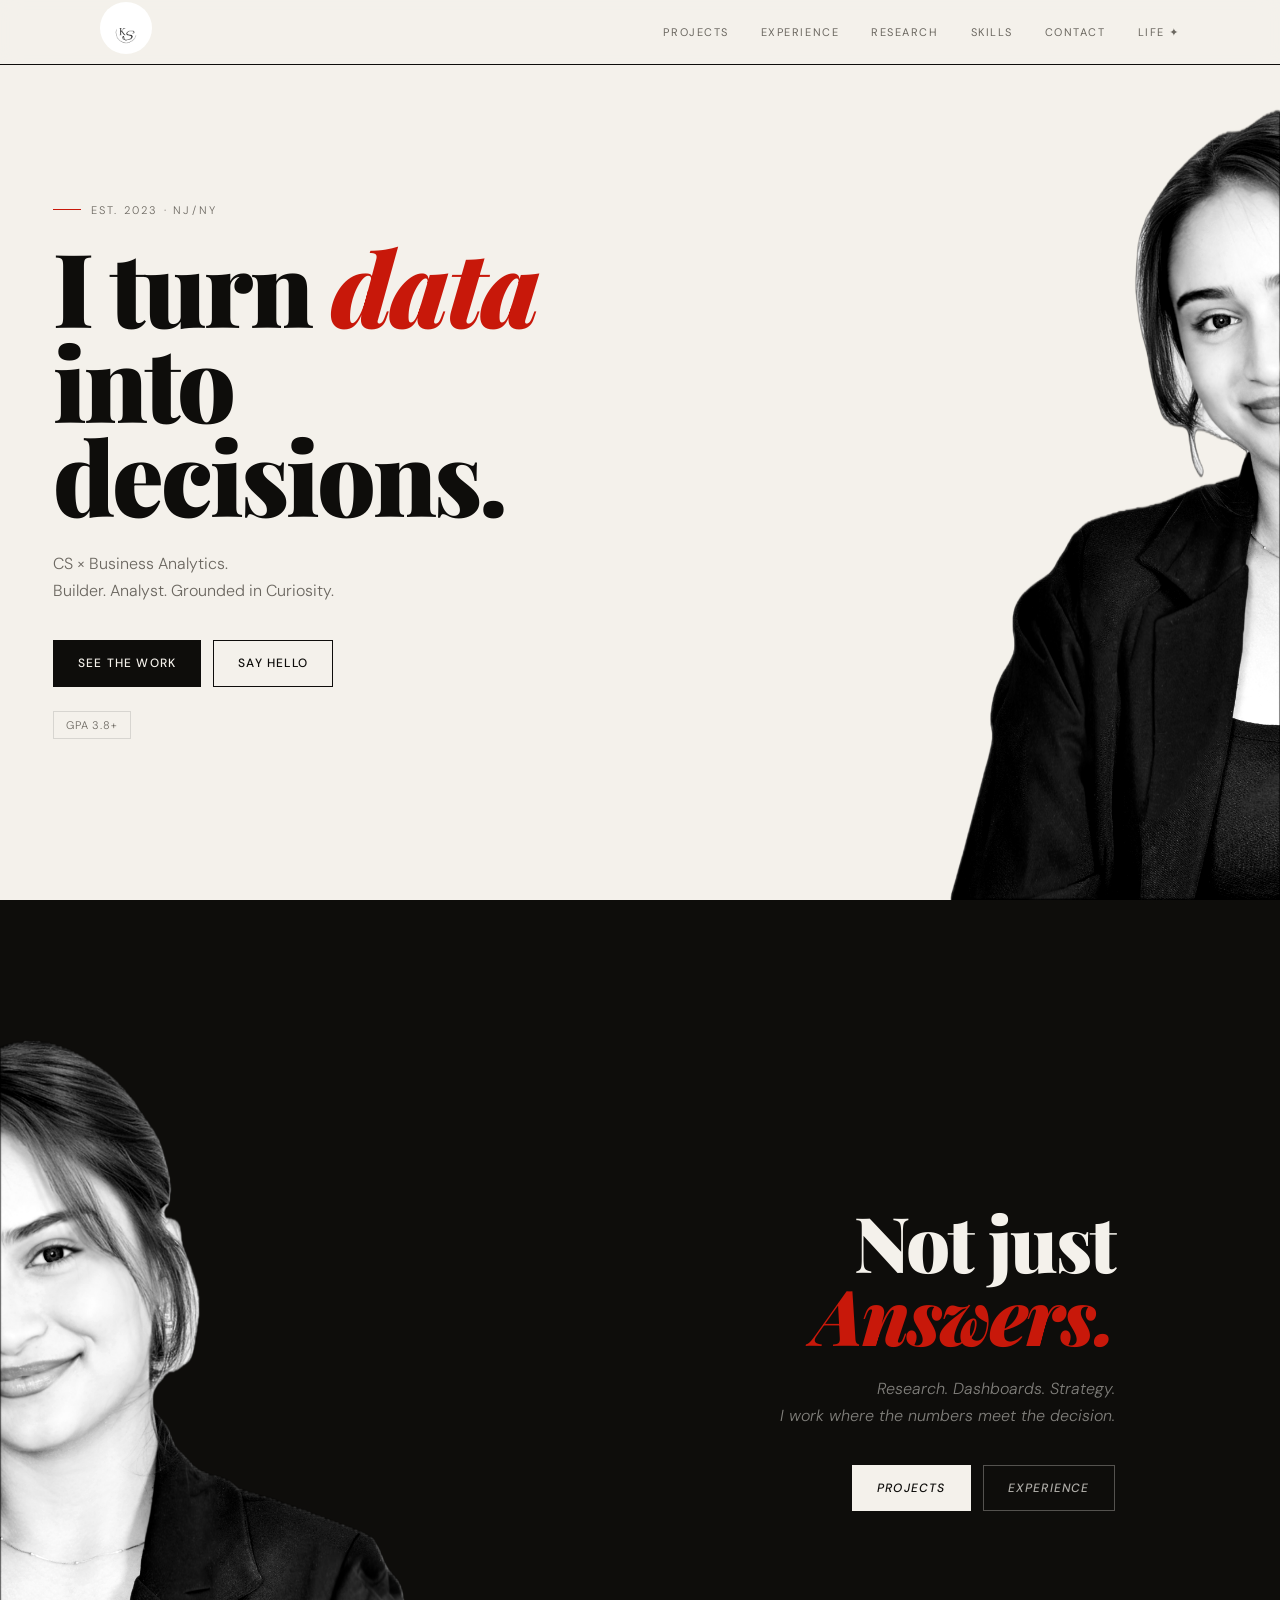
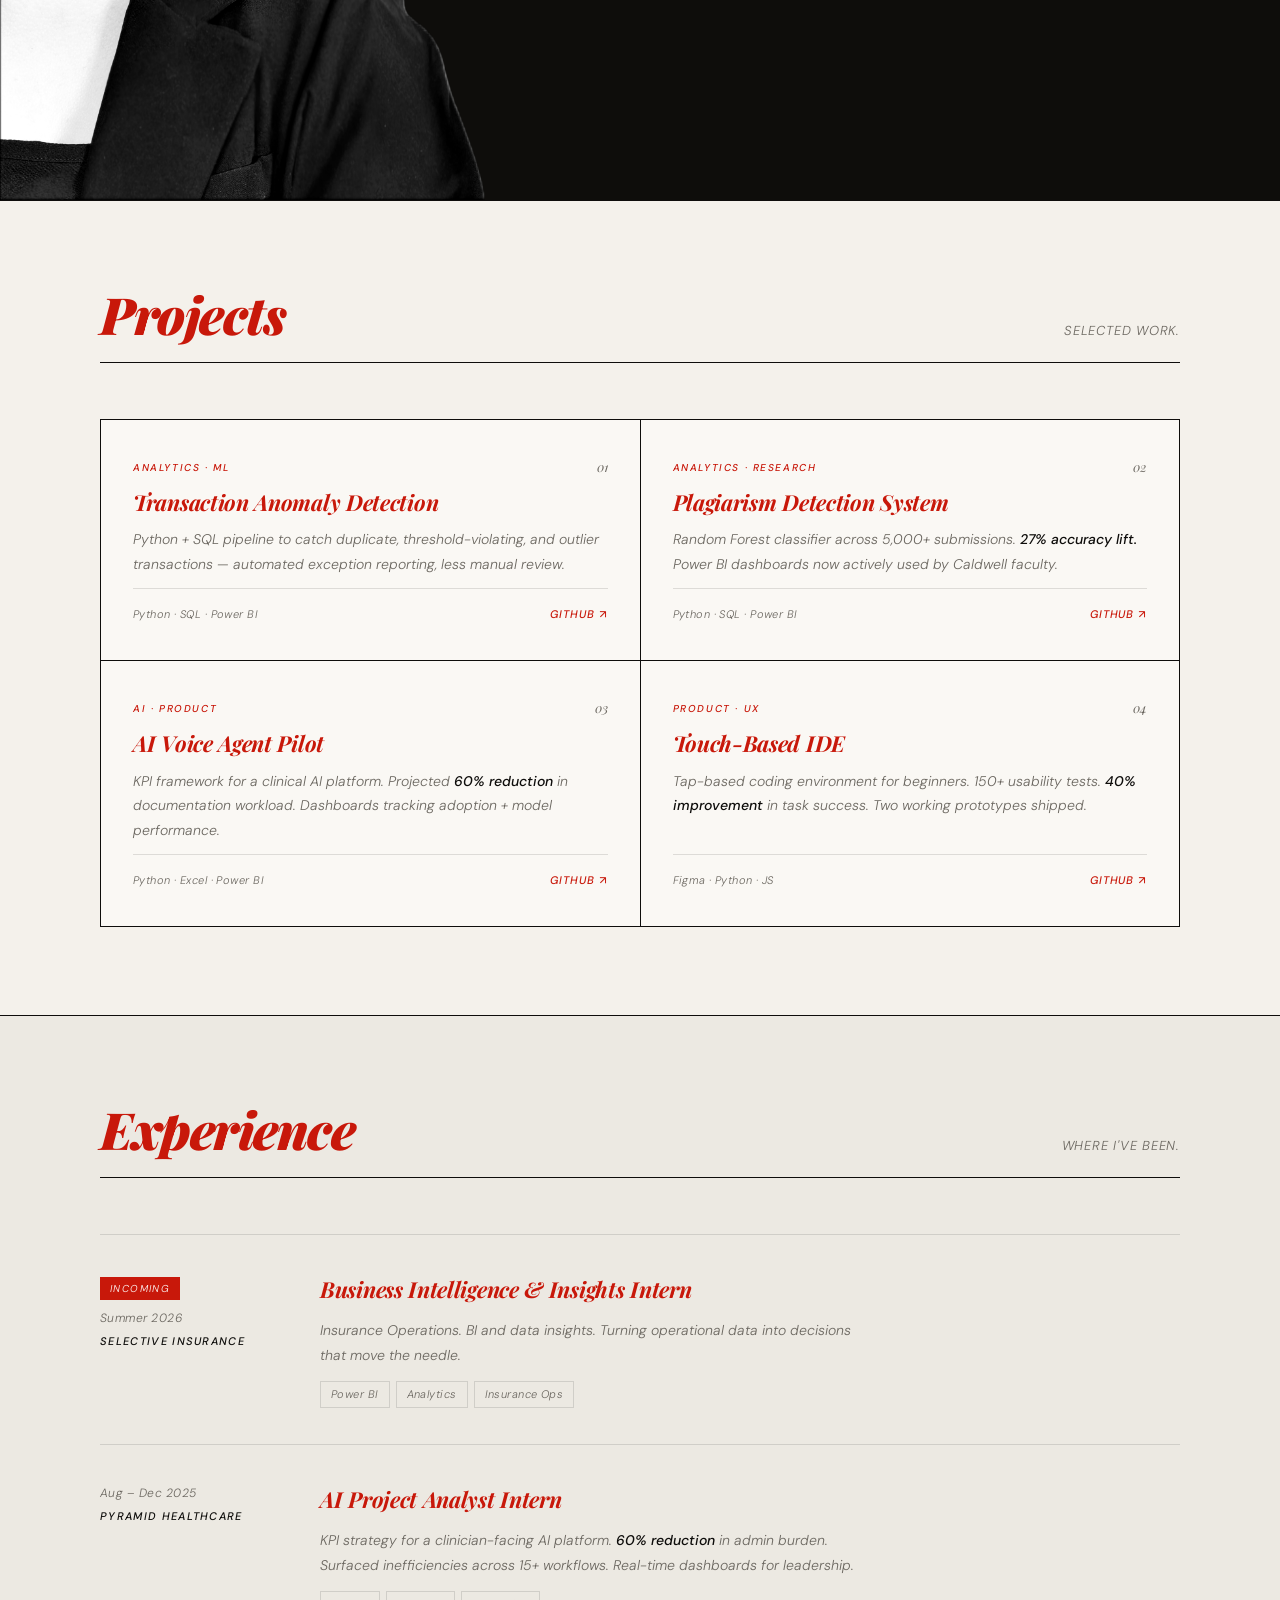
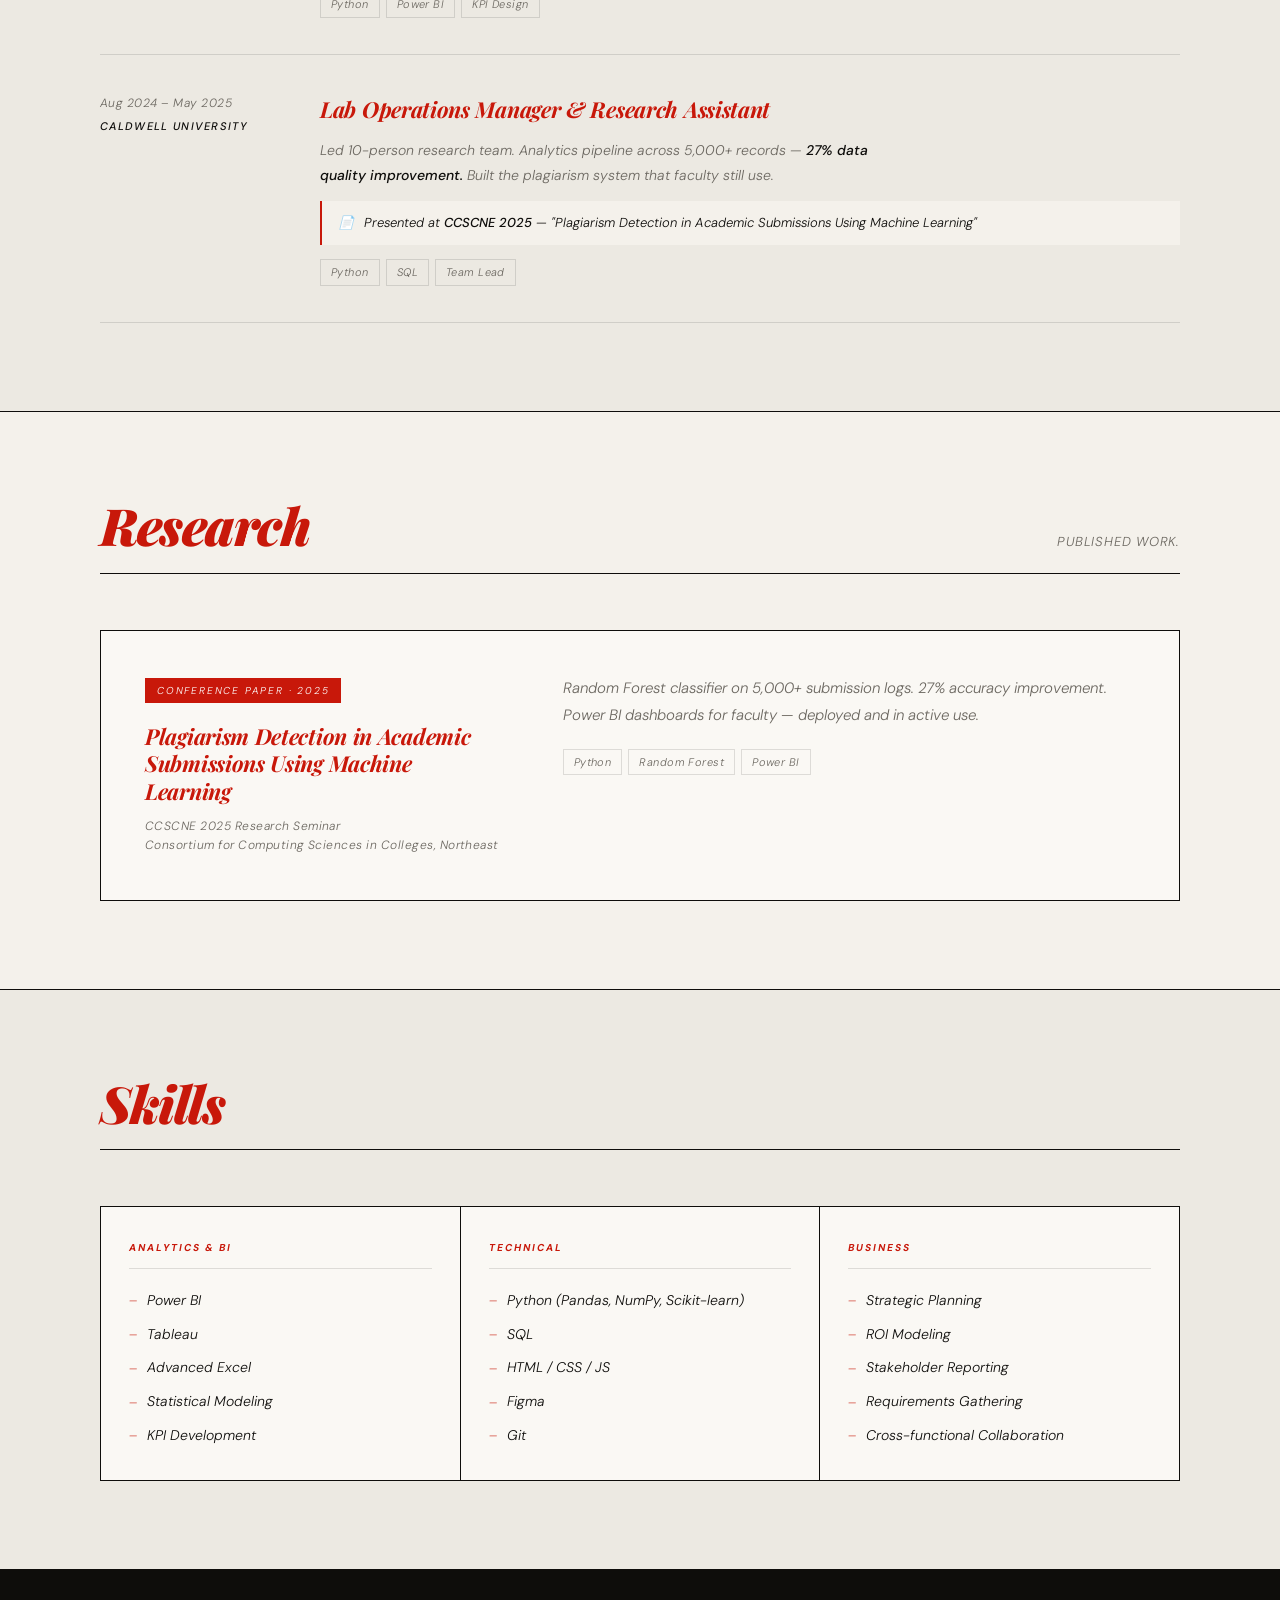
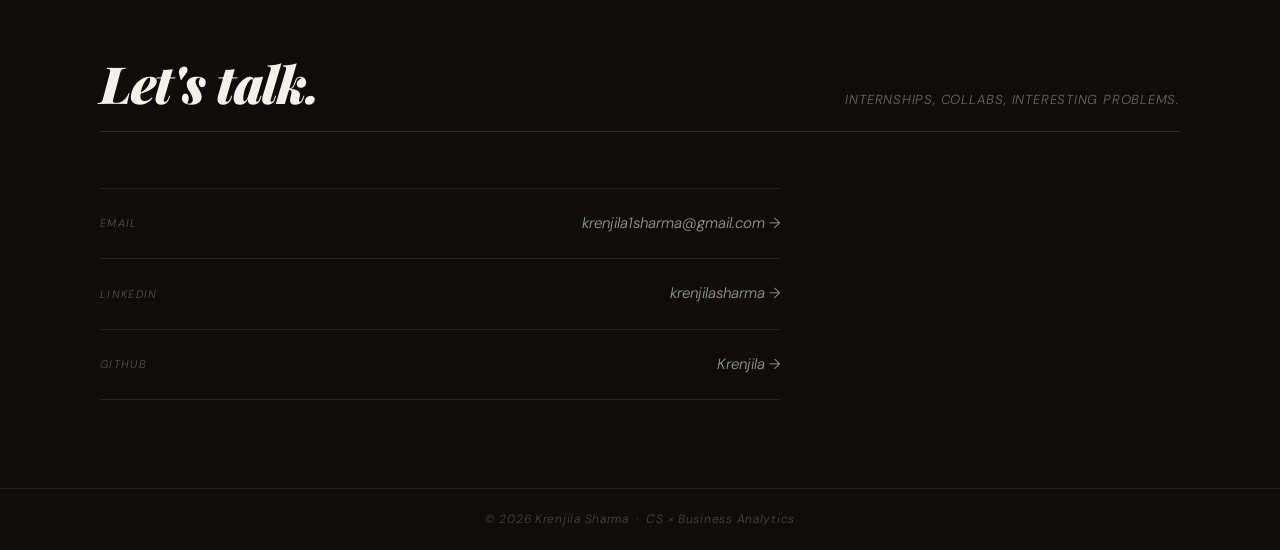
<file: index.html>
<!doctype html>
<html lang="en">
<head>
  <meta charset="utf-8" />
  <meta name="viewport" content="width=device-width,initial-scale=1" />
  <title>Krenjila Sharma — Portfolio</title>
  <link href="https://fonts.googleapis.com/css2?family=Playfair+Display:ital,wght@0,400;0,700;0,900;1,400;1,900&family=DM+Sans:wght@300;400;500&display=swap" rel="stylesheet">
  <link rel="stylesheet" href="style.css" />
</head>
<body>

  <!-- NAV -->
  <header class="site-header">
    <div class="container">
      <nav class="nav">
        <a class="logo" href="#top">
          <img src="K.png" alt="KS" style="height:52px;border-radius:50%;">
        </a>
        <div class="nav-links">
          <a href="#projects">Projects</a>
          <a href="#experience">Experience</a>
          <a href="#research">Research</a>
          <a href="#skills">Skills</a>
          <a href="#contact">Contact</a>
          <a href="life.html">Life ✦</a>
        </div>
      </nav>
    </div>
  </header>

  <main id="top">

    <!-- HERO 1 — photo RIGHT -->
    <section class="hero-edge left">
      <div class="edge-photo" aria-hidden="true"></div>
      <div class="container">
        <div class="copy">
          <p class="kicker">Est. 2023 · NJ/NY</p>
          <h1>I turn <em class="red">data</em><br>into decisions.</h1>
          <p class="tagline">CS × Business Analytics. <br>Builder. Analyst. Grounded in Curiosity.</p>
          <div class="cta-row">
            <a class="btn" href="#projects">See the work</a>
            <a class="btn ghost" href="#contact">Say hello</a>
          </div>
          <div class="quick-facts">
            <span>GPA 3.8+</span>
          </div>
        </div>
      </div>
    </section>

    <!-- HERO 2 — photo LEFT -->
    <section class="hero-edge right">
      <div class="edge-photo" aria-hidden="true"></div>
      <div class="container">
        <div class="copy">
          <h2>Not just<br><em class="red">Answers.</h2>
          <p class="tagline">Research. Dashboards. Strategy.<br>I work where the numbers meet the decision.</p>
          <div class="cta-row">
            <a class="btn" href="#projects">Projects</a>
            <a class="btn ghost" href="#experience">Experience</a>
          </div>
        </div>
      </div>
    </section>

    <!-- PROJECTS -->
    <section class="section reveal" id="projects">
      <div class="container">
        <div class="section-header">
          <h2>Projects</h2>
          <p class="section-sub">Selected work.</p>
        </div>
        <div class="grid">

          <article class="card">
            <div class="card-meta">
              <span class="card-tag">Analytics · ML</span>
              <span class="card-num">01</span>
            </div>
            <h3>Transaction Anomaly Detection</h3>
            <p>Python + SQL pipeline to catch duplicate, threshold-violating, and outlier transactions — automated exception reporting, less manual review.</p>
            <div class="card-footer">
              <span class="stack">Python · SQL · Power BI</span>
              <a href="https://github.com/Krenjila" target="_blank" rel="noopener" class="card-link">GitHub ↗</a>
            </div>
          </article>

          <article class="card">
            <div class="card-meta">
              <span class="card-tag">Analytics · Research</span>
              <span class="card-num">02</span>
            </div>
            <h3>Plagiarism Detection System</h3>
            <p>Random Forest classifier across 5,000+ submissions. <b>27% accuracy lift.</b> Power BI dashboards now actively used by Caldwell faculty.</p>
            <div class="card-footer">
              <span class="stack">Python · SQL · Power BI</span>
              <a href="https://github.com/Krenjila" target="_blank" rel="noopener" class="card-link">GitHub ↗</a>
            </div>
          </article>

          <article class="card">
            <div class="card-meta">
              <span class="card-tag">AI · Product</span>
              <span class="card-num">03</span>
            </div>
            <h3>AI Voice Agent Pilot</h3>
            <p>KPI framework for a clinical AI platform. Projected <b>60% reduction</b> in documentation workload. Dashboards tracking adoption + model performance.</p>
            <div class="card-footer">
              <span class="stack">Python · Excel · Power BI</span>
              <a href="https://github.com/Krenjila" target="_blank" rel="noopener" class="card-link">GitHub ↗</a>
            </div>
          </article>

          <article class="card">
            <div class="card-meta">
              <span class="card-tag">Product · UX</span>
              <span class="card-num">04</span>
            </div>
            <h3>Touch-Based IDE</h3>
            <p>Tap-based coding environment for beginners. 150+ usability tests. <b>40% improvement</b> in task success. Two working prototypes shipped.</p>
            <div class="card-footer">
              <span class="stack">Figma · Python · JS</span>
              <a href="https://github.com/Krenjila" target="_blank" rel="noopener" class="card-link">GitHub ↗</a>
            </div>
          </article>

        </div>
      </div>
    </section>

    <!-- EXPERIENCE -->
    <section class="section reveal" id="experience">
      <div class="container">
        <div class="section-header">
          <h2>Experience</h2>
          <p class="section-sub">Where I've been.</p>
        </div>
        <div class="timeline">

          <div class="t-item reveal">
            <div class="t-left">
              <span class="t-badge incoming">Incoming</span>
              <p class="t-date">Summer 2026</p>
              <p class="t-company">Selective Insurance</p>
            </div>
            <div class="t-right">
              <h3>Business Intelligence & Insights Intern</h3>
              <p>Insurance Operations. BI and data insights. Turning operational data into decisions that move the needle.</p>
              <div class="t-tags"><span>Power BI</span><span>Analytics</span><span>Insurance Ops</span></div>
            </div>
          </div>

          <div class="t-item reveal">
            <div class="t-left">
              <p class="t-date">Aug – Dec 2025</p>
              <p class="t-company">Pyramid Healthcare</p>
            </div>
            <div class="t-right">
              <h3>AI Project Analyst Intern</h3>
              <p>KPI strategy for a clinician-facing AI platform. <b>60% reduction</b> in admin burden. Surfaced inefficiencies across 15+ workflows. Real-time dashboards for leadership.</p>
              <div class="t-tags"><span>Python</span><span>Power BI</span><span>KPI Design</span></div>
            </div>
          </div>

          <div class="t-item reveal">
            <div class="t-left">
              <p class="t-date">Aug 2024 – May 2025</p>
              <p class="t-company">Caldwell University</p>
            </div>
            <div class="t-right">
              <h3>Lab Operations Manager & Research Assistant</h3>
              <p>Led 10-person research team. Analytics pipeline across 5,000+ records — <b>27% data quality improvement.</b> Built the plagiarism system that faculty still use.</p>
              <div class="t-pub">
                <span>📄</span>
                <span>Presented at <b>CCSCNE 2025</b> — "Plagiarism Detection in Academic Submissions Using Machine Learning"</span>
              </div>
              <div class="t-tags"><span>Python</span><span>SQL</span><span>Team Lead</span></div>
            </div>
          </div>

        </div>
      </div>
    </section>

    <!-- RESEARCH -->
    <section class="section reveal" id="research">
      <div class="container">
        <div class="section-header">
          <h2>Research</h2>
          <p class="section-sub">Published work.</p>
        </div>
        <div class="pub-card">
          <div class="pub-left">
            <span class="pub-badge">Conference Paper · 2025</span>
            <h3>Plagiarism Detection in Academic Submissions Using Machine Learning</h3>
            <p class="pub-venue">CCSCNE 2025 Research Seminar<br>Consortium for Computing Sciences in Colleges, Northeast</p>
          </div>
          <div class="pub-right">
            <p>Random Forest classifier on 5,000+ submission logs. 27% accuracy improvement. Power BI dashboards for faculty — deployed and in active use.</p>
            <div class="t-tags">
              <span>Python</span><span>Random Forest</span><span>Power BI</span>
            </div>
          </div>
        </div>
      </div>
    </section>

    <!-- SKILLS -->
    <section class="section reveal" id="skills">
      <div class="container">
        <div class="section-header">
          <h2>Skills</h2>
        </div>
        <div class="skills-grid">
          <div class="skill-group">
            <h4>Analytics & BI</h4>
            <ul>
              <li>Power BI</li>
              <li>Tableau</li>
              <li>Advanced Excel</li>
              <li>Statistical Modeling</li>
              <li>KPI Development</li>
            </ul>
          </div>
          <div class="skill-group">
            <h4>Technical</h4>
            <ul>
              <li>Python (Pandas, NumPy, Scikit-learn)</li>
              <li>SQL</li>
              <li>HTML / CSS / JS</li>
              <li>Figma</li>
              <li>Git</li>
            </ul>
          </div>
          <div class="skill-group">
            <h4>Business</h4>
            <ul>
              <li>Strategic Planning</li>
              <li>ROI Modeling</li>
              <li>Stakeholder Reporting</li>
              <li>Requirements Gathering</li>
              <li>Cross-functional Collaboration</li>
            </ul>
          </div>
        </div>
      </div>
    </section>

    <!-- CONTACT -->
    <section class="section reveal" id="contact">
      <div class="container">
        <div class="section-header">
          <h2>Let's talk.</h2>
          <p class="section-sub">Internships, collabs, interesting problems.</p>
        </div>
        <div class="contact-list">
          <a class="contact-row" href="mailto:krenjila1sharma@gmail.com">
            <span>Email</span><span class="contact-val">krenjila1sharma@gmail.com →</span>
          </a>
          <a class="contact-row" href="https://linkedin.com/in/krenjilasharma" target="_blank" rel="noopener">
            <span>LinkedIn</span><span class="contact-val">krenjilasharma →</span>
          </a>
          <a class="contact-row" href="https://github.com/Krenjila" target="_blank" rel="noopener">
            <span>GitHub</span><span class="contact-val">Krenjila →</span>
          </a>
        </div>
      </div>
    </section>

  </main>

  <footer class="site-footer">
    <div class="container">
      <p>© <span id="y"></span> Krenjila Sharma &nbsp;·&nbsp; CS × Business Analytics</p>
    </div>
  </footer>

  <script>
    document.getElementById('y').textContent = new Date().getFullYear();
    const observer = new IntersectionObserver(
      (entries) => {
        entries.forEach((e) => {
          if (e.isIntersecting) {
            e.target.classList.add('visible');
            observer.unobserve(e.target);
          }
        });
      },
      { threshold: 0.1 }
    );
    document.querySelectorAll('.reveal').forEach((el) => observer.observe(el));
  </script>

</body>
</html>
</file>
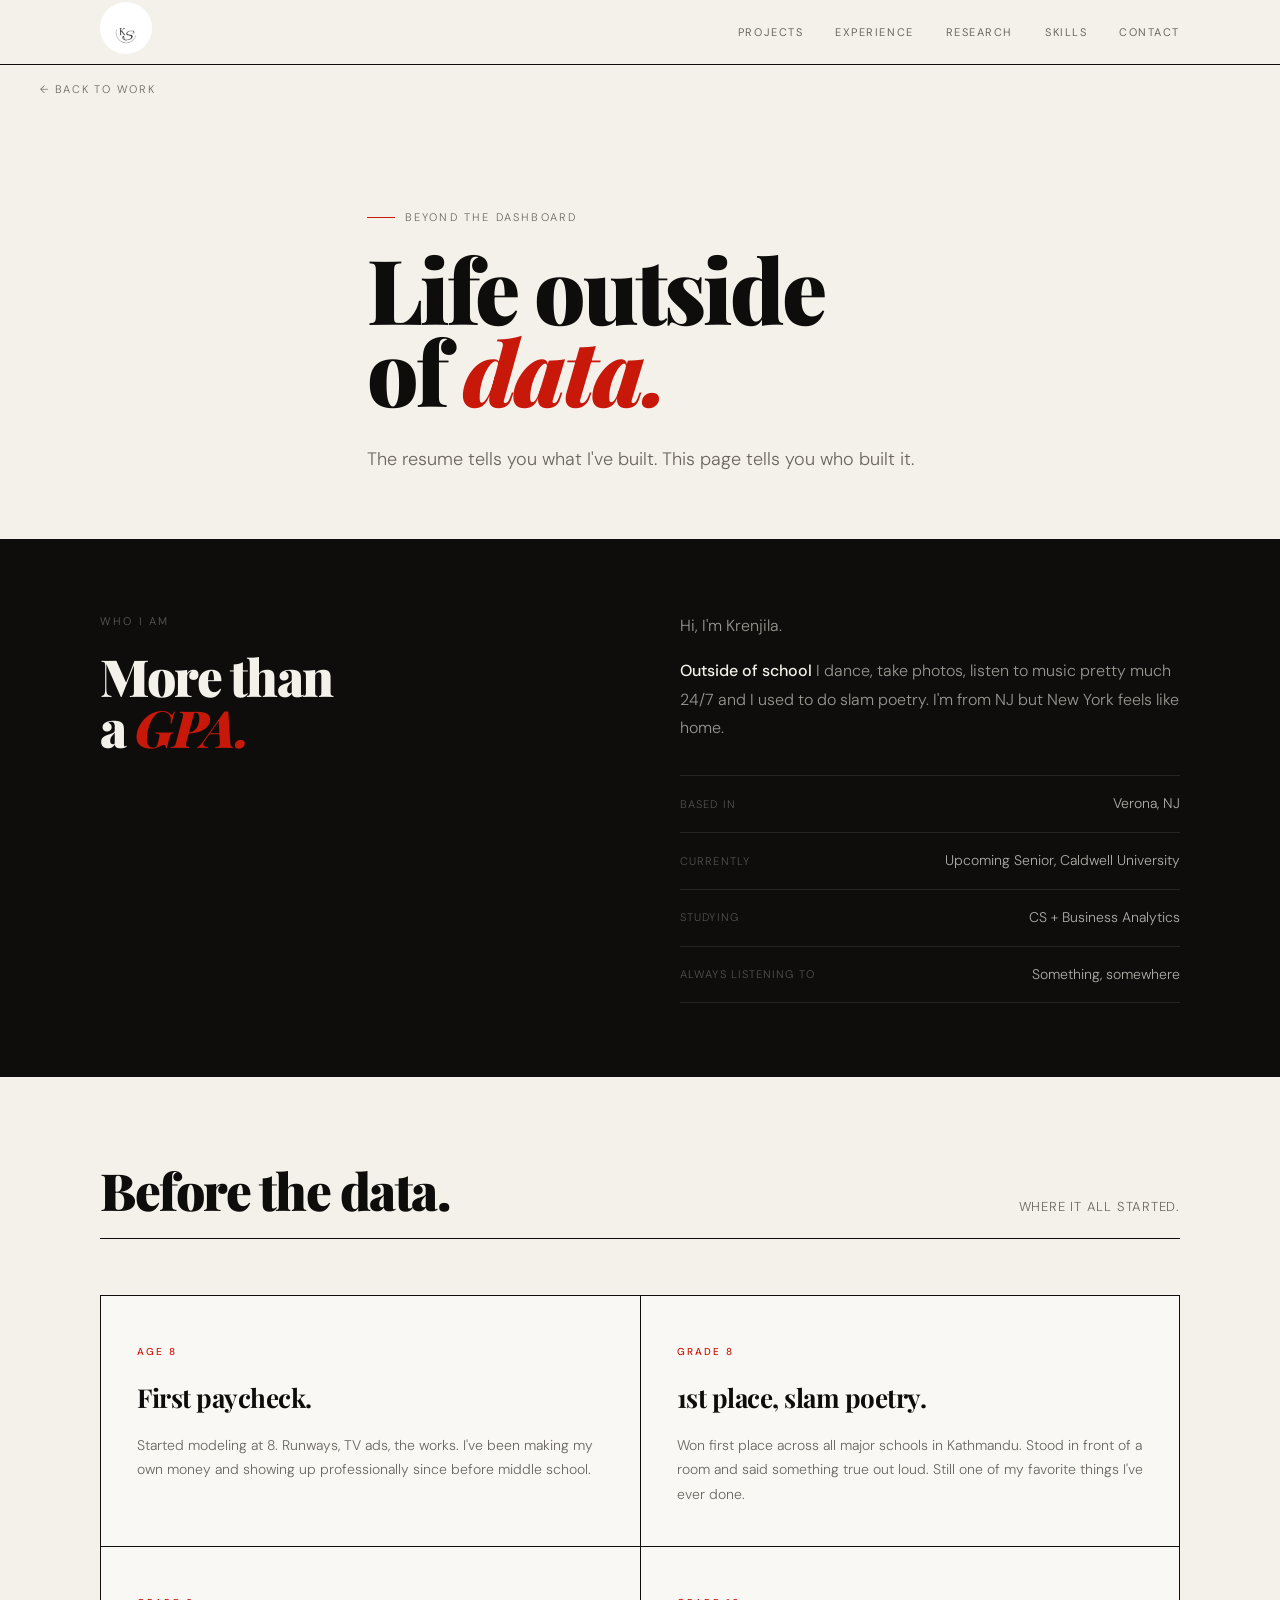
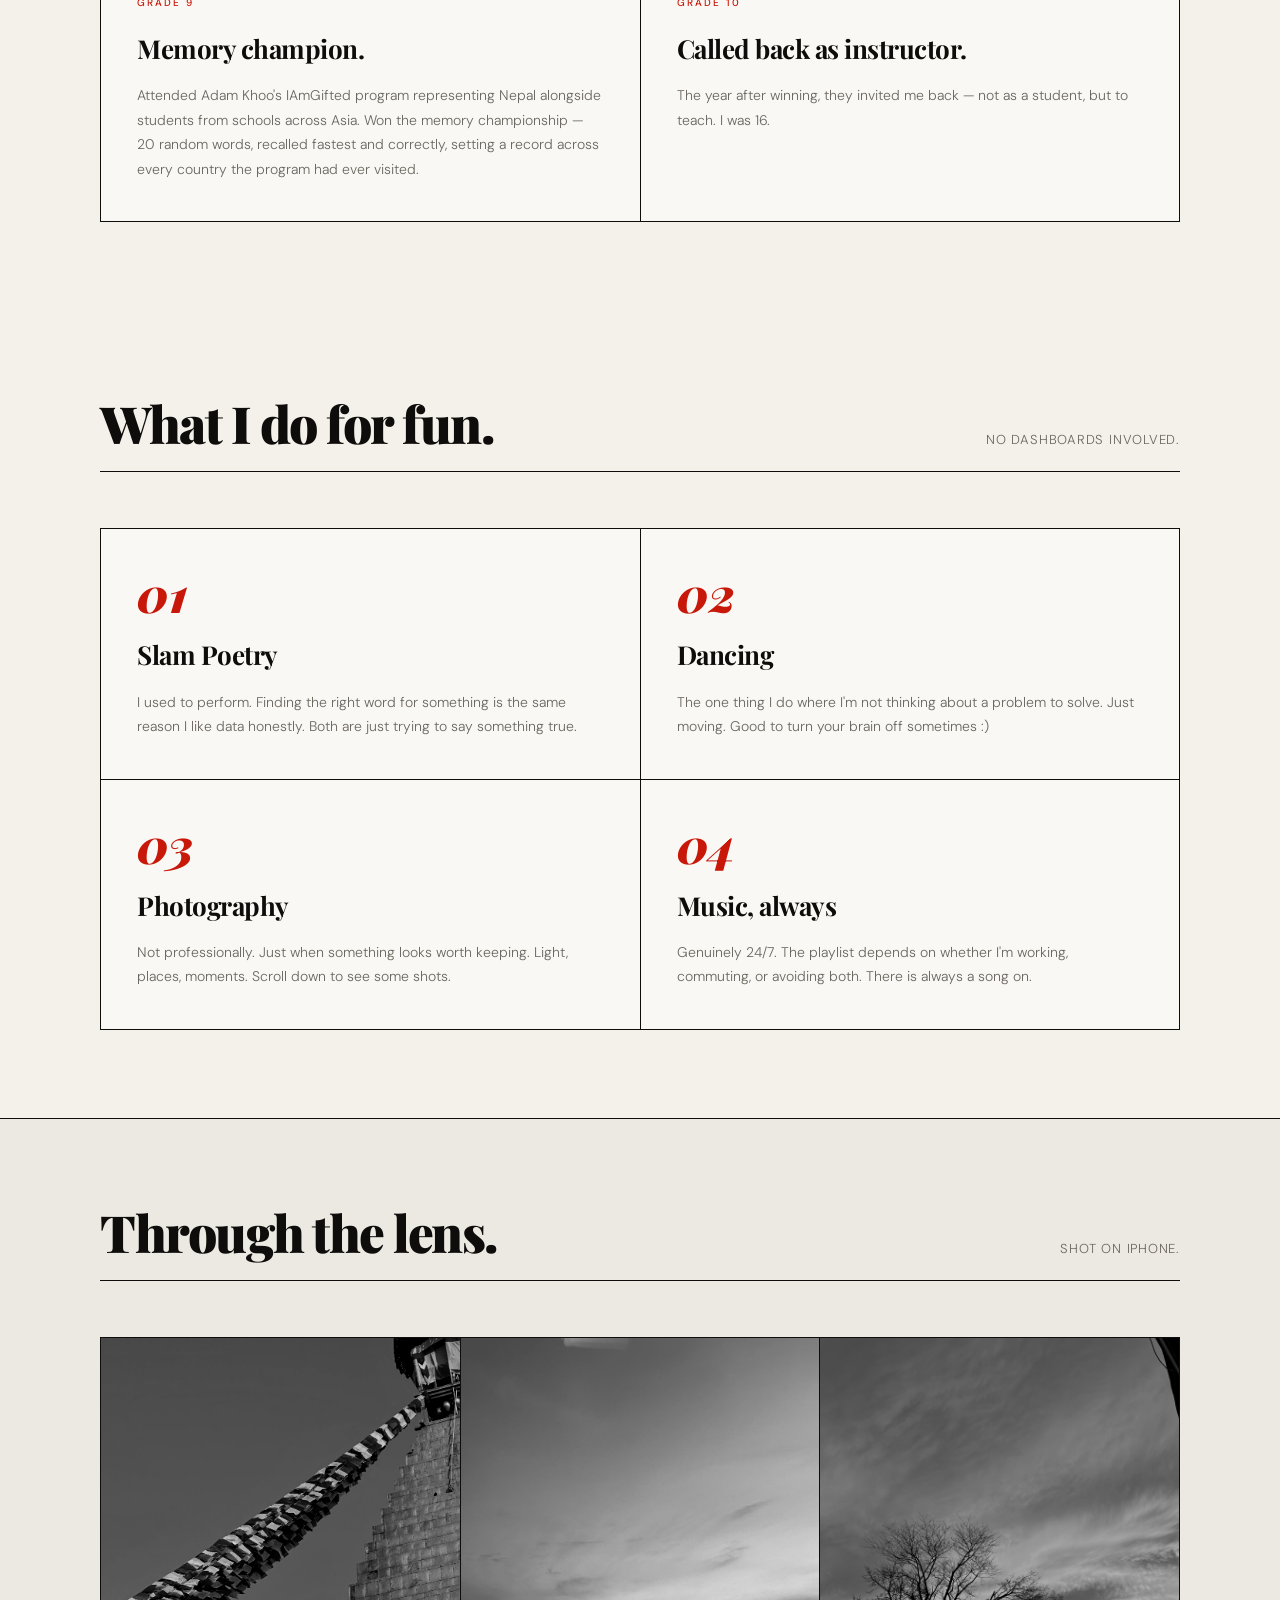
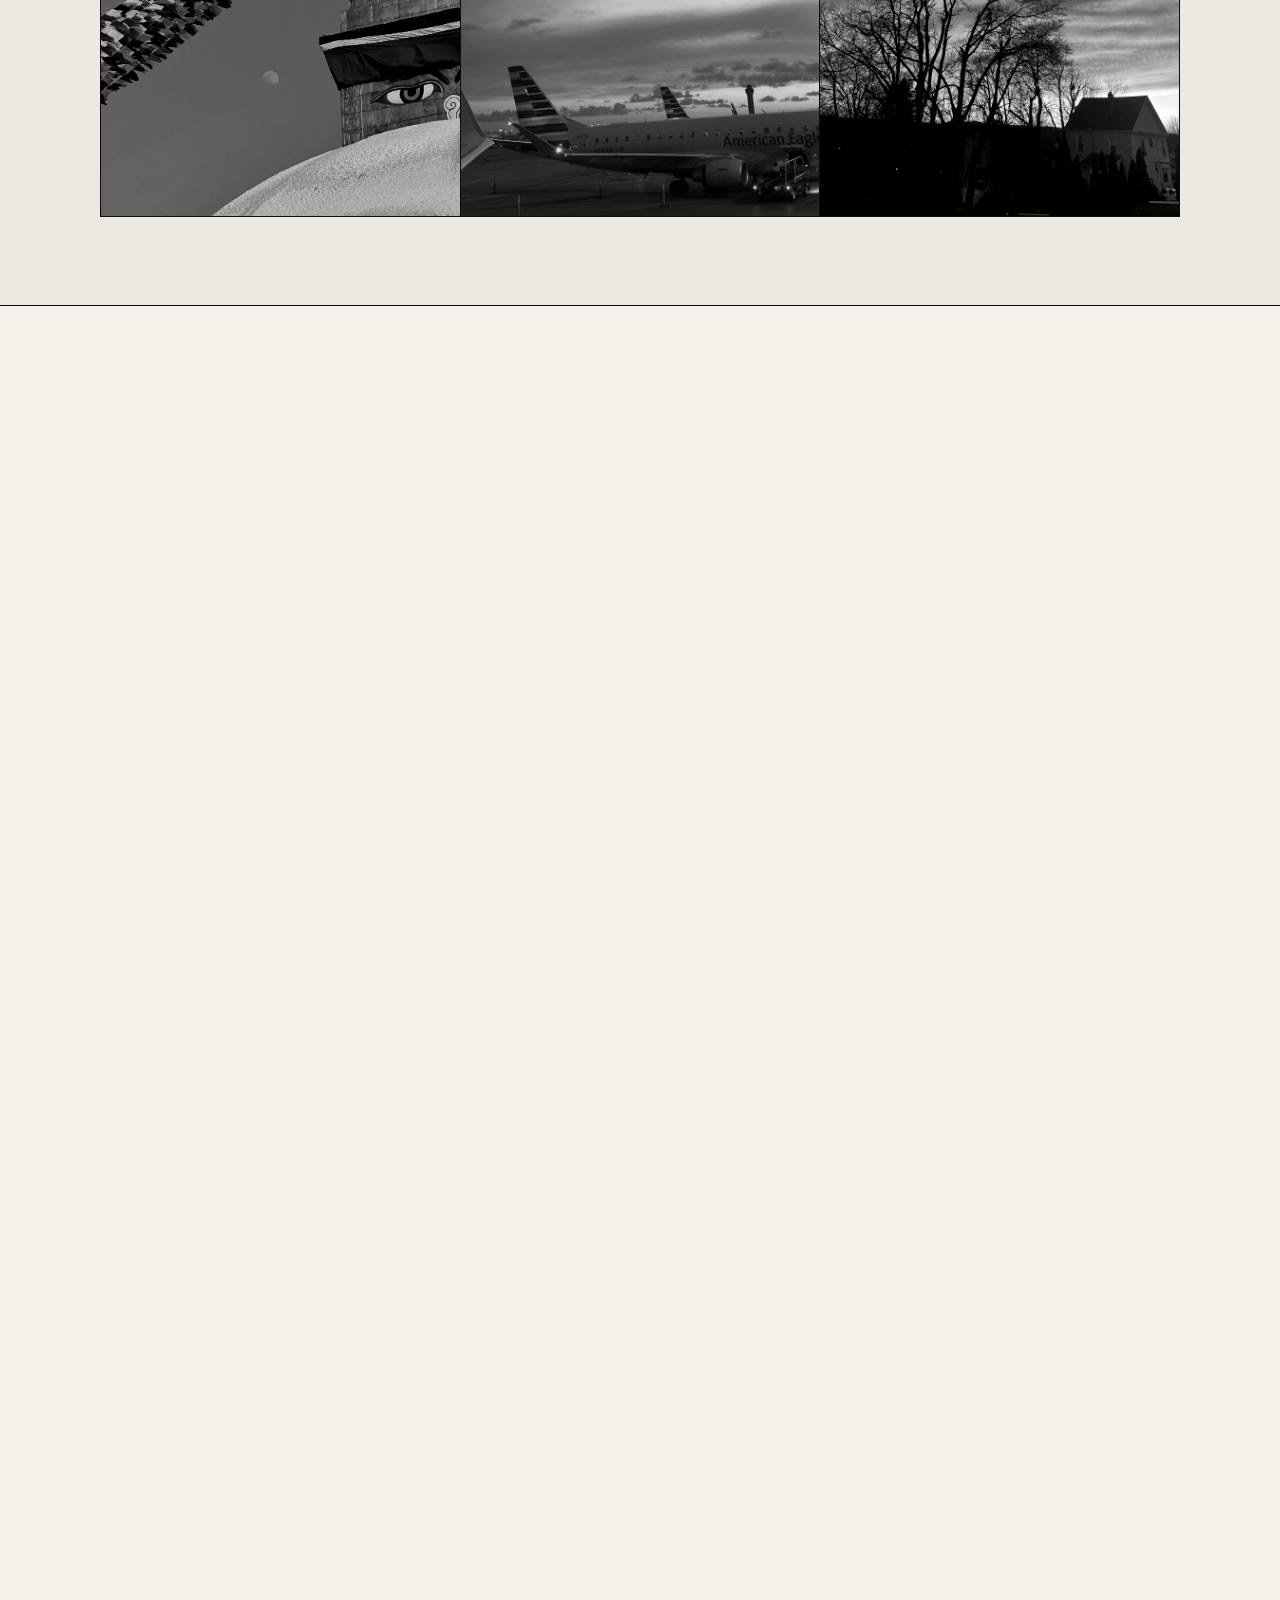
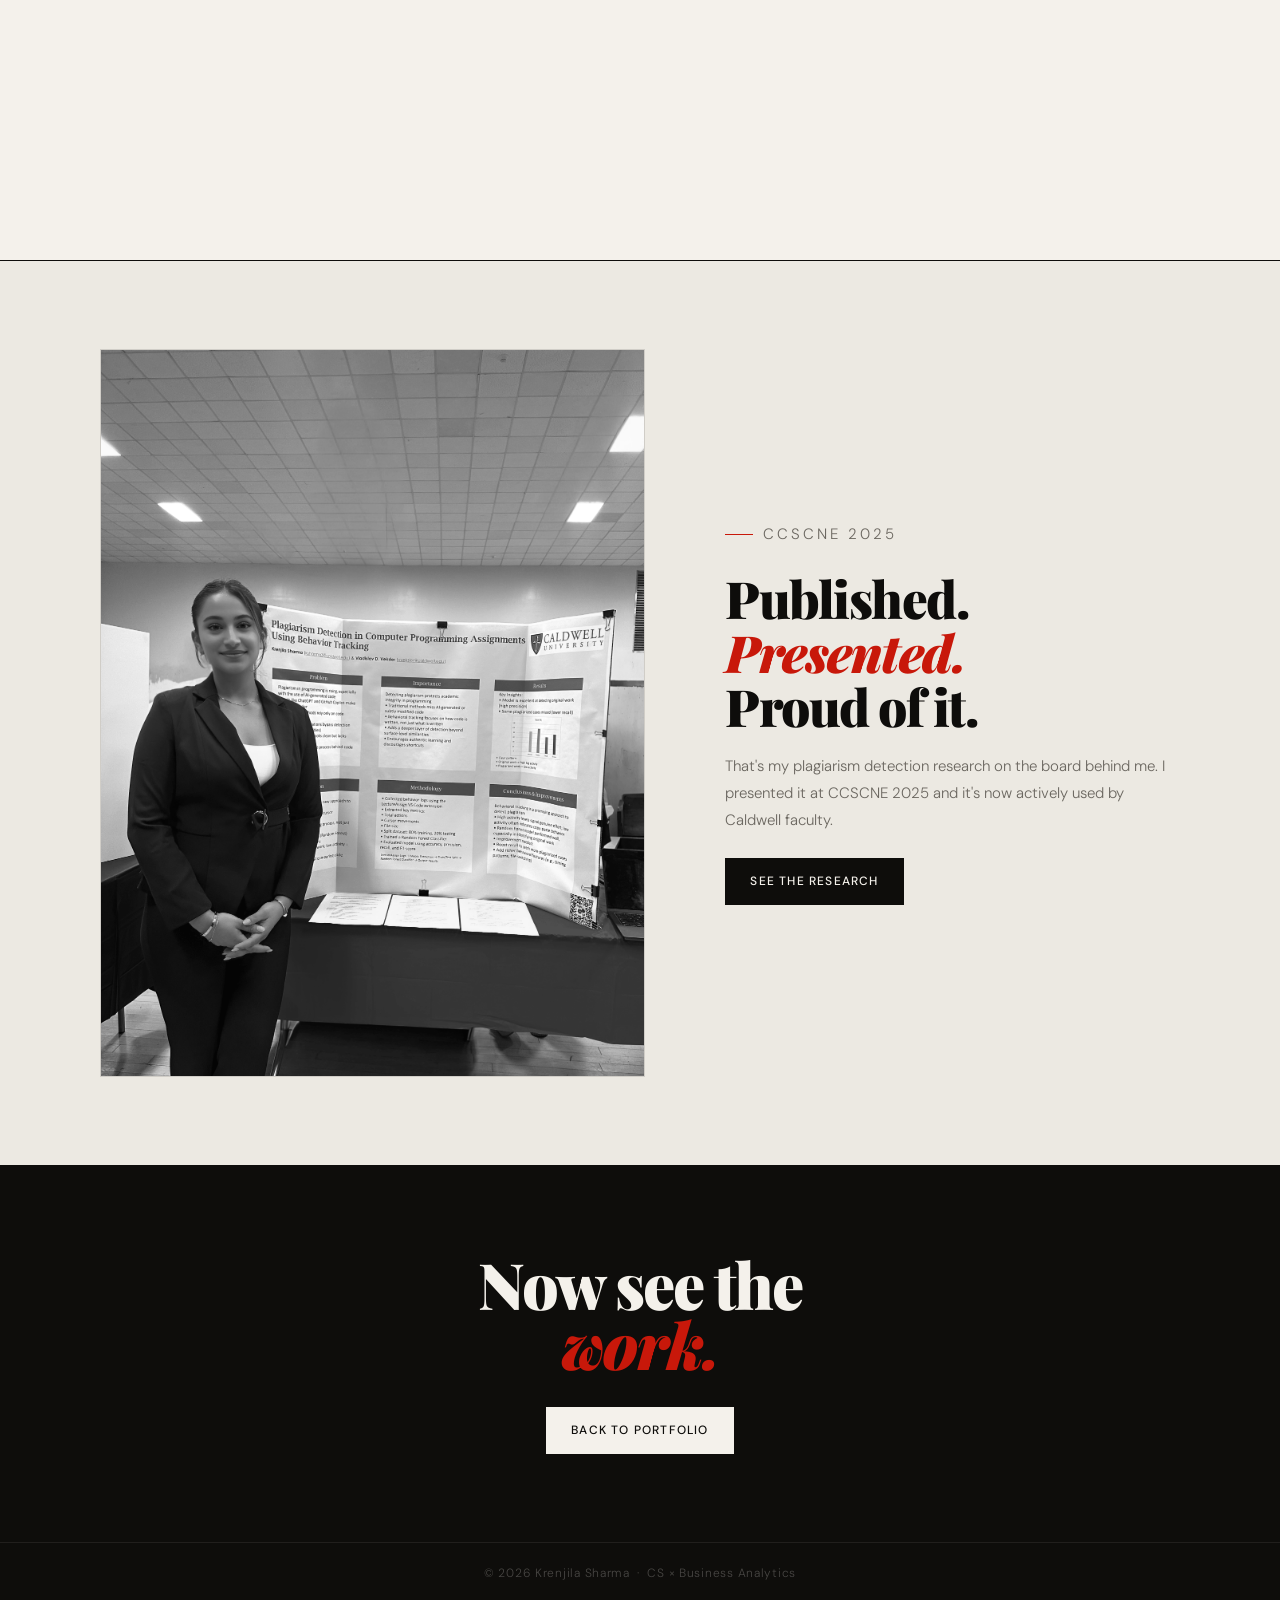
<file: life.html>
<!doctype html>
<html lang="en">
<head>
  <meta charset="utf-8" />
  <meta name="viewport" content="width=device-width,initial-scale=1" />
  <title>Life Outside Data — Krenjila Sharma</title>
  <link href="https://fonts.googleapis.com/css2?family=Playfair+Display:ital,wght@0,400;0,700;0,900;1,400;1,900&family=DM+Sans:wght@300;400;500&display=swap" rel="stylesheet">
  <link rel="stylesheet" href="style.css" />
  <style>
    /* ORIGIN STORY */
.origin-grid {
  display: grid;
  grid-template-columns: repeat(2, 1fr);
  gap: 1px;
  background: var(--ink);
  border: 1px solid var(--ink);
}

@media (max-width: 640px) {
  .origin-grid { grid-template-columns: 1fr; }
}

.origin-item {
  background: var(--card);
  padding: 40px 36px;
  transition: background 0.2s;
}

.origin-item:hover { background: #fff; }

.origin-age {
  display: inline-block;
  font-size: 10px;
  letter-spacing: 0.2em;
  text-transform: uppercase;
  color: var(--red);
  font-weight: 500;
  margin-bottom: 16px;
}

.origin-item h3 {
  font-family: var(--serif);
  font-size: 26px;
  font-weight: 700;
  letter-spacing: -0.5px;
  margin-bottom: 12px;
}

.origin-item p {
  font-size: 14px;
  color: var(--muted);
  line-height: 1.75;
}
    .life-hero {
      min-height: 60svh;
      display: flex;
      align-items: flex-end;
      padding: 120px 0 64px;
      border-bottom: 1px solid var(--ink);
      position: relative;
    }
    .life-hero .back-link {
      position: absolute;
      top: 80px; left: 40px;
      font-size: 11px;
      letter-spacing: 0.16em;
      text-transform: uppercase;
      color: var(--muted);
      display: flex;
      align-items: center;
      gap: 8px;
      transition: color 0.2s;
    }
    .life-hero .back-link:hover { color: var(--ink); }
    .life-hero h1 {
      font-size: clamp(52px, 7vw, 100px);
      letter-spacing: -3px;
      line-height: 0.92;
      margin-bottom: 32px;
    }
    .life-hero p.intro {
      font-size: 18px;
      font-weight: 300;
      color: var(--muted);
      max-width: 560px;
      line-height: 1.75;
    }

    /* BIO */
    .bio-strip {
      padding: 72px 0;
      border-bottom: 1px solid var(--ink);
      background: var(--ink);
      color: var(--bg);
    }
    .bio-strip-inner {
      display: grid;
      grid-template-columns: 1fr 1fr;
      gap: 80px;
      align-items: start;
    }
    @media (max-width: 768px) { .bio-strip-inner { grid-template-columns: 1fr; gap: 40px; } }
    .bio-label { font-size: 11px; letter-spacing: 0.2em; text-transform: uppercase; color: rgba(244,241,235,0.35); margin-bottom: 20px; }
    .bio-strip h2 { font-family: var(--serif); font-size: clamp(32px, 4vw, 52px); font-weight: 900; line-height: 1.0; letter-spacing: -1.5px; color: var(--bg); margin-bottom: 24px; }
    .bio-strip h2 em { font-style: italic; color: var(--red); }
    .bio-text p { font-size: 16px; font-weight: 300; color: rgba(244,241,235,0.6); line-height: 1.8; margin-bottom: 16px; }
    .bio-text p:last-child { margin-bottom: 0; }
    .bio-text b { color: var(--bg); font-weight: 500; }
    .bio-facts { display: flex; flex-direction: column; gap: 0; border-top: 1px solid rgba(244,241,235,0.1); margin-top: 32px; }
    .bio-fact { display: flex; justify-content: space-between; align-items: center; padding: 16px 0; border-bottom: 1px solid rgba(244,241,235,0.1); font-size: 14px; }
    .bio-fact-label { font-size: 11px; letter-spacing: 0.1em; text-transform: uppercase; color: rgba(244,241,235,0.3); }
    .bio-fact-val { color: rgba(244,241,235,0.7); }

    /* HOBBIES */
    .hobbies { padding: 88px 0; border-bottom: 1px solid var(--ink); }
    .hobbies-grid { display: grid; grid-template-columns: repeat(2, 1fr); gap: 1px; background: var(--ink); border: 1px solid var(--ink); }
    @media (max-width: 640px) { .hobbies-grid { grid-template-columns: 1fr; } }
    .hobby-card { background: var(--card); padding: 40px 36px; transition: background 0.2s; }
    .hobby-card:hover { background: #fff; }
    .hobby-num { font-family: var(--serif); font-size: 48px; font-weight: 900; line-height: 1; color: var(--red); margin-bottom: 16px; font-style: italic; }
    .hobby-card h3 { font-family: var(--serif); font-size: 26px; font-weight: 700; letter-spacing: -0.5px; margin-bottom: 12px; }
    .hobby-card p { font-size: 14px; color: var(--muted); line-height: 1.75; }

    /* PHOTOGRAPHY */
    .photography { padding: 88px 0; border-bottom: 1px solid var(--ink); background: var(--surface); }
    .photo-grid {
      display: grid;
      grid-template-columns: repeat(3, 1fr);
      gap: 1px;
      background: var(--ink);
      border: 1px solid var(--ink);
      margin-top: 0;
    }
    @media (max-width: 640px) { .photo-grid { grid-template-columns: 1fr; } }
    .photo-item { position: relative; overflow: hidden; aspect-ratio: 3/4; }
    .photo-item img {
      width: 100%; height: 100%;
      object-fit: cover;
      object-position: center;
      filter: grayscale(100%) contrast(1.05);
      transition: filter 0.4s, transform 0.4s;
      display: block;
    }
    .photo-item:hover img { filter: grayscale(0%) contrast(1); transform: scale(1.03); }

    /* LEADERSHIP */
    .leadership { padding: 88px 0; border-bottom: 1px solid var(--ink); }
    .leader-item { display: grid; grid-template-columns: 1fr 1.4fr; gap: 60px; padding: 48px 0; border-bottom: 1px solid var(--line); align-items: start; }
    .leader-item:first-child { border-top: 1px solid var(--line); }
    @media (max-width: 768px) { .leader-item { grid-template-columns: 1fr; gap: 24px; } }
    .leader-photo { width: 100%; aspect-ratio: 4/3; object-fit: cover; object-position: center top; filter: grayscale(100%) contrast(1.05); border: 1px solid var(--line); transition: filter 0.3s; display: block; }
    .leader-photo:hover { filter: grayscale(0%) contrast(1); }
    .leader-photo-placeholder { width: 100%; aspect-ratio: 4/3; background: var(--surface); border: 1px solid var(--line); display: flex; align-items: center; justify-content: center; font-size: 12px; color: var(--muted); letter-spacing: 0.08em; text-transform: uppercase; }
    .leader-role { font-size: 10px; letter-spacing: 0.18em; text-transform: uppercase; color: var(--red); font-weight: 500; margin-bottom: 8px; }
    .leader-right h3 { font-family: var(--serif); font-size: 28px; font-weight: 700; letter-spacing: -0.5px; line-height: 1.1; margin-bottom: 8px; }
    .leader-date { font-size: 12px; color: var(--muted); letter-spacing: 0.04em; margin-bottom: 20px; }
    .leader-right p { font-size: 14px; color: var(--muted); line-height: 1.8; max-width: 480px; }
    .leader-right p b { color: var(--ink); }
    .leader-stats { display: flex; gap: 32px; margin-top: 28px; flex-wrap: wrap; }
    .leader-stat-num { font-family: var(--serif); font-size: 32px; font-weight: 900; line-height: 1; color: var(--ink); }
    .leader-stat-label { font-size: 11px; color: var(--muted); letter-spacing: 0.06em; text-transform: uppercase; margin-top: 4px; }

    /* RESEARCH CALLOUT */
    .research-callout { padding: 88px 0; border-bottom: 1px solid var(--ink); background: var(--surface); }
    .research-callout-inner { display: grid; grid-template-columns: 1.2fr 1fr; gap: 80px; align-items: center; }
    @media (max-width: 768px) { .research-callout-inner { grid-template-columns: 1fr; gap: 32px; } }
    .research-callout img { width: 100%; aspect-ratio: 3/4; object-fit: cover; object-position: center top; border: 1px solid var(--line); filter: grayscale(100%) contrast(1.05); transition: filter 0.3s; display: block; }
    .research-callout img:hover { filter: grayscale(0%) contrast(1); }
    .research-callout-text h2 { font-family: var(--serif); font-size: clamp(32px, 4vw, 52px); font-weight: 900; letter-spacing: -1.5px; line-height: 1.05; margin-bottom: 20px; }
    .research-callout-text h2 em { font-style: italic; color: var(--red); }
    .research-callout-text p { font-size: 15px; color: var(--muted); line-height: 1.8; margin-bottom: 24px; }

    /* BACK CTA */
    .back-cta { padding: 88px 0; text-align: center; background: var(--ink); color: var(--bg); }
    .back-cta h2 { font-family: var(--serif); font-size: clamp(36px, 5vw, 72px); font-weight: 900; letter-spacing: -2px; line-height: 0.95; color: var(--bg); margin-bottom: 32px; }
    .back-cta h2 em { font-style: italic; color: var(--red); }
    .back-cta .btn { background: var(--bg); color: var(--ink); border-color: var(--bg); }
    .back-cta .btn:hover { background: var(--red); border-color: var(--red); color: #fff; }
  </style>
</head>
<body>

  <header class="site-header">
    <div class="container">
      <nav class="nav">
        <a class="logo" href="index.html">
          <img src="K.png" alt="KS" style="height:52px;border-radius:50%;">
        </a>
        <div class="nav-links">
          <a href="index.html#projects">Projects</a>
          <a href="index.html#experience">Experience</a>
          <a href="index.html#research">Research</a>
          <a href="index.html#skills">Skills</a>
          <a href="index.html#contact">Contact</a>
        </div>
      </nav>
    </div>
  </header>

  <main>

    <!-- HERO -->
    <section class="life-hero">
      <a class="back-link" href="index.html">← Back to work</a>
      <div class="container">
        <div class="reveal">
          <p class="kicker">Beyond the dashboard</p>
          <h1>Life outside<br>of <em class="red">data.</em></h1>
          <p class="intro">The resume tells you what I've built. This page tells you who built it.</p>
        </div>
      </div>
    </section>

    <!-- BIO -->
    <section class="bio-strip">
      <div class="container">
        <div class="bio-strip-inner">
          <div class="reveal">
            <p class="bio-label">Who I am</p>
            <h2>More than<br>a <em>GPA.</em></h2>
          </div>
          <div class="bio-text reveal">
            <p>Hi, I'm Krenjila.</p>
          
            <p><b>Outside of school</b> I dance, take photos, listen to music pretty much 24/7 and I used to do slam poetry. I'm from NJ but New York feels like home.</p>
            <div class="bio-facts">
              <div class="bio-fact">
                <span class="bio-fact-label">Based in</span>
                <span class="bio-fact-val">Verona, NJ</span>
              </div>
              <div class="bio-fact">
                <span class="bio-fact-label">Currently</span>
                <span class="bio-fact-val">Upcoming Senior, Caldwell University</span>
              </div>
              <div class="bio-fact">
                <span class="bio-fact-label">Studying</span>
                <span class="bio-fact-val">CS + Business Analytics</span>
              </div>
              <div class="bio-fact">
                <span class="bio-fact-label">Always listening to</span>
                <span class="bio-fact-val">Something, somewhere</span>
              </div>
            </div>
          </div>
        </div>
      </div>
    </section>
<!-- ORIGIN STORY -->
<section class="section reveal" id="origin">
  <div class="container">
    <div class="section-header">
      <h2>Before the data.</h2>
      <p class="section-sub">Where it all started.</p>
    </div>

    <div class="origin-grid">

      <div class="origin-item reveal">
        <span class="origin-age">Age 8</span>
        <h3>First paycheck.</h3>
        <p>Started modeling at 8. Runways, TV ads, the works. I've been making my own money and showing up professionally since before middle school.</p>
      </div>

      <div class="origin-item reveal">
        <span class="origin-age">Grade 8</span>
        <h3>1st place, slam poetry.</h3>
        <p>Won first place across all major schools in Kathmandu. Stood in front of a room and said something true out loud. Still one of my favorite things I've ever done.</p>
      </div>

      <div class="origin-item reveal">
        <span class="origin-age">Grade 9</span>
        <h3>Memory champion.</h3>
        <p>Attended Adam Khoo's IAmGifted program representing Nepal alongside students from schools across Asia. Won the memory championship — 20 random words, recalled fastest and correctly, setting a record across every country the program had ever visited.</p>
      </div>

      <div class="origin-item reveal">
        <span class="origin-age">Grade 10</span>
        <h3>Called back as instructor.</h3>
        <p>The year after winning, they invited me back — not as a student, but to teach. I was 16.</p>
      </div>

    </div>
  </div>
</section>
    <!-- HOBBIES -->
    <section class="hobbies">
      <div class="container">
        <div class="section-header reveal">
          <h2>What I do for fun.</h2>
          <p class="section-sub">No dashboards involved.</p>
        </div>
        <div class="hobbies-grid">
          <div class="hobby-card reveal">
            <div class="hobby-num">01</div>
            <h3>Slam Poetry</h3>
            <p>I used to perform. Finding the right word for something is the same reason I like data honestly. Both are just trying to say something true.</p>
          </div>
          <div class="hobby-card reveal">
            <div class="hobby-num">02</div>
            <h3>Dancing</h3>
            <p>The one thing I do where I'm not thinking about a problem to solve. Just moving. Good to turn your brain off sometimes :)</p>
          </div>
          <div class="hobby-card reveal">
            <div class="hobby-num">03</div>
            <h3>Photography</h3>
            <p>Not professionally. Just when something looks worth keeping. Light, places, moments. Scroll down to see some shots.</p>
          </div>
          <div class="hobby-card reveal">
            <div class="hobby-num">04</div>
            <h3>Music, always</h3>
            <p>Genuinely 24/7. The playlist depends on whether I'm working, commuting, or avoiding both. There is always a song on.</p>
          </div>
        </div>
      </div>
    </section>

    <!-- PHOTOGRAPHY -->
    <section class="photography">
      <div class="container">
        <div class="section-header reveal">
          <h2>Through the lens.</h2>
          <p class="section-sub">Shot on iPhone.</p>
        </div>
        <div class="photo-grid">
          <div class="photo-item reveal">
            <img src="IMG_2884.png" alt="Boudhanath Stupa, Nepal">
          </div>
          <div class="photo-item reveal">
            <img src="IMG_4994.png" alt="Airport sunset">
          </div>
          <div class="photo-item reveal">
            <img src="IMG_8248.png" alt="Sunset over NJ">
          </div>
        </div>
      </div>
    </section>

    <!-- LEADERSHIP -->
    <section class="leadership">
      <div class="container">
        <div class="section-header reveal">
          <h2>Leadership.</h2>
          <p class="section-sub">On campus.</p>
        </div>
        <div class="leadership-grid">

          <div class="leader-item reveal">
            <img src="roboticsclub.jpg" alt="Caldwell Robotics Club" class="leader-photo">
            <div class="leader-right">
              <p class="leader-role">Secretary</p>
              <h3>Caldwell Robotics Club</h3>
              <p class="leader-date">Jan 2025 – Present</p>
              <p>I handle coordination, records, and keeping 20+ members on the same page. That picture is from our robot soccer competition. Yes, we built those robots ourselves.</p>
              <div class="leader-stats">
                <div>
                  <div class="leader-stat-num">20+</div>
                  <div class="leader-stat-label">Members</div>
                </div>
              </div>
            </div>
          </div>

          <div class="leader-item reveal">
            <img src="womeninstem.jpg" alt="Women in STEM event" class="leader-photo">
            <div class="leader-right">
              <p class="leader-role">Media Manager</p>
              <h3>Women in STEM</h3>
              <p class="leader-date">Sep 2024 – Present</p>
              <p>I run content strategy for the club. We reach 500+ students and event attendance has grown 40% since I took over. I use data to figure out what actually gets people to show up, which feels very on brand.</p>
              <div class="leader-stats">
                <div>
                  <div class="leader-stat-num">500+</div>
                  <div class="leader-stat-label">Students reached</div>
                </div>
                <div>
                  <div class="leader-stat-num">40%</div>
                  <div class="leader-stat-label">Attendance growth</div>
                </div>
              </div>
            </div>
          </div>

          <div class="leader-item reveal">
            <div class="leader-photo-placeholder">Photo coming soon</div>
            <div class="leader-right">
              <p class="leader-role">Member</p>
              <h3>Google Developer Group</h3>
              <p class="leader-date">Dec 2024 – Present</p>
              <p>I run biweekly workshops on HTML, CSS, and Java for students who want to learn. I like teaching. It makes you realize how much you actually know.</p>
            </div>
          </div>

        </div>
      </div>
    </section>

    <!-- RESEARCH CALLOUT -->
    <section class="research-callout reveal">
      <div class="container">
        <div class="research-callout-inner">
          <img src="researchday.png" alt="Krenjila presenting at CCSCNE 2025">
          <div class="research-callout-text">
            <p class="kicker">CCSCNE 2025</p>
            <h2>Published.<br><em>Presented.</em><br>Proud of it.</h2>
            <p>That's my plagiarism detection research on the board behind me. I presented it at CCSCNE 2025 and it's now actively used by Caldwell faculty.</p>
            <a class="btn" href="index.html#research">See the research</a>
          </div>
        </div>
      </div>
    </section>

    <!-- BACK CTA -->
    <section class="back-cta">
      <div class="container">
        <h2>Now see the<br><em>work.</em></h2>
        <a class="btn" href="index.html">Back to portfolio</a>
      </div>
    </section>

  </main>

  <footer class="site-footer">
    <div class="container">
      <p>© <span id="y"></span> Krenjila Sharma &nbsp;·&nbsp; CS × Business Analytics</p>
    </div>
  </footer>

  <script>
    document.getElementById('y').textContent = new Date().getFullYear();
    const observer = new IntersectionObserver(
      (entries) => {
        entries.forEach((e) => {
          if (e.isIntersecting) {
            e.target.classList.add('visible');
            observer.unobserve(e.target);
          }
        });
      },
      { threshold: 0.1 }
    );
    document.querySelectorAll('.reveal').forEach((el) => observer.observe(el));
  </script>

</body>
</html>
</file>
<file: style.css>
/* ═══════════════════════════════════════
   TOKENS — Retro NY Editorial
═══════════════════════════════════════ */
:root {
  --bg:       #f4f1eb;
  --surface:  #ece9e2;
  --ink:      #0e0d0b;
  --muted:    #6b6760;
  --red:      #c8180a;
  --line:     rgba(14,13,11,0.12);
  --card:     #faf8f4;
  --serif:    'Playfair Display', Georgia, serif;
  --sans:     'DM Sans', system-ui, sans-serif;
  --ease:     cubic-bezier(0.25, 0.46, 0.45, 0.94);
}

*, *::before, *::after { box-sizing: border-box; margin: 0; padding: 0; }
html { scroll-behavior: smooth; }
body {
  background: var(--bg);
  color: var(--ink);
  font-family: var(--sans);
  font-weight: 300;
  line-height: 1.7;
  overflow-x: hidden;
}
a { color: inherit; text-decoration: none; }
b, strong { font-weight: 500; }

.container { max-width: 1160px; margin: 0 auto; padding: 0 40px; }
@media (max-width: 768px) { .container { padding: 0 24px; } }

/* NAV */
.site-header {
  position: fixed;
  top: 0; left: 0; right: 0;
  z-index: 100;
  background: rgba(244,241,235,0.92);
  backdrop-filter: blur(10px);
  -webkit-backdrop-filter: blur(10px);
  border-bottom: 1px solid var(--ink);
}
.nav {
  display: flex;
  align-items: center;
  justify-content: space-between;
  height: 64px;
}
.nav-links { display: flex; gap: 32px; }
.nav-links a {
  font-size: 11px;
  font-weight: 400;
  letter-spacing: 0.14em;
  text-transform: uppercase;
  color: var(--muted);
  transition: color 0.2s;
}
.nav-links a:hover { color: var(--ink); }

/* HERO */
.hero-edge {
  position: relative;
  overflow: hidden;
  min-height: 100svh;
  display: flex;
  align-items: center;
  padding: 100px 0 60px;
}
.hero-edge .container { position: relative; z-index: 2; }
.hero-edge .copy { max-width: 560px; }

.edge-photo {
  position: absolute;
  top: 0; bottom: 0;
  width: 52%;
  background-repeat: no-repeat;
  background-size: contain;
  pointer-events: none;
  z-index: 1;
  filter: grayscale(100%) contrast(1.05);
}

.hero-edge.left .edge-photo {
  right: 0;
  background-image: url("Headshot Right.png");
  background-position: right center;
}
.hero-edge.left { padding-right: clamp(280px, 48vw, 680px); }

.hero-edge.right {
  background: var(--ink);
  color: var(--bg);
  padding-left: clamp(280px, 48vw, 680px);
}
.hero-edge.right .edge-photo {
  left: 0;
  background-image: url("Headshot Left.png");
  background-position: left center;
}
.hero-edge.right .copy { text-align: right; }
.hero-edge.right .cta-row { justify-content: flex-end; }

.kicker {
  font-size: 11px;
  letter-spacing: 0.2em;
  text-transform: uppercase;
  color: var(--muted);
  margin-bottom: 20px;
  display: flex;
  align-items: center;
  gap: 10px;
}
.kicker::before {
  content: '';
  display: inline-block;
  width: 28px;
  height: 1px;
  background: var(--red);
}
.hero-edge.right .kicker { justify-content: flex-end; }
.hero-edge.right .kicker::before { display: none; }
.hero-edge.right .kicker::after {
  content: '';
  display: inline-block;
  width: 28px;
  height: 1px;
  background: var(--red);
}

h1 {
  font-family: var(--serif);
  font-size: clamp(58px, 8vw, 110px);
  font-weight: 900;
  line-height: 0.92;
  letter-spacing: -3px;
  margin-bottom: 28px;
}
.hero-edge.right h2 {
  font-family: var(--serif);
  font-size: clamp(48px, 6vw, 88px);
  font-weight: 900;
  line-height: 0.95;
  letter-spacing: -2px;
  margin-bottom: 24px;
  color: var(--bg);
}
.red { color: var(--red); font-style: italic; }

.tagline {
  font-size: 16px;
  font-weight: 300;
  color: var(--muted);
  line-height: 1.7;
  margin-bottom: 36px;
}
.hero-edge.right .tagline { color: rgba(244,241,235,0.5); }

.cta-row { display: flex; align-items: center; gap: 12px; flex-wrap: wrap; margin-bottom: 24px; }

.btn {
  display: inline-block;
  background: var(--ink);
  color: var(--bg);
  font-family: var(--sans);
  font-size: 12px;
  font-weight: 500;
  letter-spacing: 0.1em;
  text-transform: uppercase;
  padding: 12px 24px;
  border: 1px solid var(--ink);
  border-radius: 0;
  transition: background 0.2s, color 0.2s, transform 0.2s var(--ease);
}
.btn:hover {
  background: var(--red);
  border-color: var(--red);
  color: #fff;
  transform: translateY(-2px);
  text-decoration: none;
}
.btn.ghost { background: transparent; color: var(--ink); }
.btn.ghost:hover { background: var(--ink); color: var(--bg); }

.hero-edge.right .btn { background: var(--bg); color: var(--ink); border-color: var(--bg); }
.hero-edge.right .btn:hover { background: var(--red); border-color: var(--red); color: #fff; }
.hero-edge.right .btn.ghost { background: transparent; color: rgba(244,241,235,0.7); border-color: rgba(244,241,235,0.3); }
.hero-edge.right .btn.ghost:hover { background: rgba(244,241,235,0.1); color: var(--bg); border-color: var(--bg); }

.quick-facts { display: flex; gap: 8px; flex-wrap: wrap; }
.quick-facts span {
  font-size: 11px;
  letter-spacing: 0.08em;
  padding: 4px 12px;
  border: 1px solid var(--line);
  color: var(--muted);
}

@media (max-width: 820px) {
  .hero-edge,
  .hero-edge.left,
  .hero-edge.right {
    padding: 80px 0 48px;
    padding-left: 0 !important;
    padding-right: 0 !important;
    min-height: auto;
    flex-direction: column;
    align-items: flex-start;
  }
  .edge-photo {
    position: relative;
    width: 100%;
    height: clamp(240px, 55vw, 360px);
    margin-bottom: 24px;
    background-position: center top;
    background-size: cover;
  }
  .hero-edge .copy { max-width: 100%; text-align: left !important; }
  .hero-edge.right .cta-row { justify-content: flex-start; }
}

/* SECTIONS */
.section { padding: 88px 0; border-top: 1px solid var(--ink); }
.section:nth-of-type(even) { background: var(--surface); }

.section-header {
  display: flex;
  align-items: baseline;
  justify-content: space-between;
  margin-bottom: 56px;
  gap: 24px;
  flex-wrap: wrap;
  border-bottom: 1px solid var(--ink);
  padding-bottom: 20px;
}
.section-header h2 {
  font-family: var(--serif);
  font-size: clamp(36px, 4vw, 56px);
  font-weight: 900;
  letter-spacing: -1.5px;
  line-height: 1;
}
.section-sub {
  font-size: 13px;
  color: var(--muted);
  letter-spacing: 0.06em;
  text-transform: uppercase;
}

/* PROJECTS */
.grid {
  display: grid;
  grid-template-columns: repeat(2, 1fr);
  gap: 1px;
  background: var(--ink);
  border: 1px solid var(--ink);
}
@media (max-width: 720px) { .grid { grid-template-columns: 1fr; } }

.card {
  background: var(--card);
  padding: 36px 32px;
  display: flex;
  flex-direction: column;
  gap: 12px;
  transition: background 0.2s;
}
.card:hover { background: #fff; }

.card-meta { display: flex; justify-content: space-between; align-items: center; }
.card-tag { font-size: 10px; letter-spacing: 0.16em; text-transform: uppercase; color: var(--red); font-weight: 500; }
.card-num { font-family: var(--serif); font-size: 13px; color: var(--muted); font-style: italic; }

.card h3 { font-family: var(--serif); font-size: 22px; font-weight: 700; letter-spacing: -0.3px; line-height: 1.15; }
.card p { font-size: 14px; color: var(--muted); line-height: 1.75; flex: 1; }
.card p b { color: var(--ink); }

.card-footer {
  display: flex;
  justify-content: space-between;
  align-items: center;
  padding-top: 16px;
  border-top: 1px solid var(--line);
  margin-top: auto;
}
.stack { font-size: 11px; color: var(--muted); letter-spacing: 0.04em; }
.card-link { font-size: 11px; font-weight: 500; letter-spacing: 0.08em; text-transform: uppercase; color: var(--red); transition: opacity 0.2s; }
.card-link:hover { opacity: 0.65; }

/* EXPERIENCE */
.timeline { display: flex; flex-direction: column; }
.t-item {
  display: grid;
  grid-template-columns: 180px 1fr;
  gap: 40px;
  padding: 36px 0;
  border-bottom: 1px solid var(--line);
}
.t-item:first-child { border-top: 1px solid var(--line); }
.t-left { padding-top: 2px; }

.t-badge {
  display: inline-block;
  font-size: 10px;
  letter-spacing: 0.14em;
  text-transform: uppercase;
  padding: 3px 10px;
  margin-bottom: 8px;
}
.t-badge.incoming { background: var(--red); color: #fff; }

.t-date { font-size: 12px; color: var(--muted); letter-spacing: 0.04em; margin-bottom: 4px; }
.t-company { font-size: 11px; font-weight: 500; letter-spacing: 0.12em; text-transform: uppercase; color: var(--ink); }

.t-right h3 { font-family: var(--serif); font-size: 22px; font-weight: 700; letter-spacing: -0.3px; margin-bottom: 10px; }
.t-right p { font-size: 14px; color: var(--muted); line-height: 1.75; max-width: 560px; }
.t-right p b { color: var(--ink); }

.t-pub {
  display: flex;
  align-items: flex-start;
  gap: 10px;
  margin-top: 14px;
  padding: 12px 16px;
  background: var(--bg);
  border-left: 2px solid var(--red);
  font-size: 13px;
  color: var(--ink);
  line-height: 1.5;
}

.t-tags { display: flex; gap: 6px; flex-wrap: wrap; margin-top: 14px; }
.t-tags span { font-size: 11px; padding: 3px 10px; border: 1px solid var(--line); color: var(--muted); letter-spacing: 0.04em; }

@media (max-width: 640px) { .t-item { grid-template-columns: 1fr; gap: 8px; } }

/* RESEARCH */
.pub-card {
  display: grid;
  grid-template-columns: 1fr 1.6fr;
  gap: 60px;
  padding: 44px;
  background: var(--card);
  border: 1px solid var(--ink);
}
@media (max-width: 768px) { .pub-card { grid-template-columns: 1fr; gap: 24px; padding: 28px; } }

.pub-badge {
  display: inline-block;
  font-size: 10px;
  letter-spacing: 0.18em;
  text-transform: uppercase;
  color: #fff;
  background: var(--red);
  padding: 4px 12px;
  margin-bottom: 20px;
}
.pub-left h3 { font-family: var(--serif); font-size: 22px; font-weight: 700; letter-spacing: -0.3px; line-height: 1.25; margin-bottom: 12px; }
.pub-venue { font-size: 12px; color: var(--muted); letter-spacing: 0.04em; line-height: 1.6; }
.pub-right p { font-size: 15px; color: var(--muted); line-height: 1.8; margin-bottom: 20px; }

/* SKILLS */
.skills-grid {
  display: grid;
  grid-template-columns: repeat(3, 1fr);
  gap: 1px;
  background: var(--ink);
  border: 1px solid var(--ink);
}
@media (max-width: 640px) { .skills-grid { grid-template-columns: 1fr; } }

.skill-group { background: var(--card); padding: 32px 28px; }
.skill-group h4 {
  font-size: 10px;
  letter-spacing: 0.2em;
  text-transform: uppercase;
  color: var(--red);
  margin-bottom: 20px;
  padding-bottom: 12px;
  border-bottom: 1px solid var(--line);
}
.skill-group ul { list-style: none; display: flex; flex-direction: column; gap: 10px; }
.skill-group ul li { font-size: 14px; font-weight: 300; color: var(--ink); display: flex; align-items: center; gap: 10px; }
.skill-group ul li::before { content: '—'; font-size: 10px; color: var(--red); flex-shrink: 0; }

/* CONTACT */
#contact { background: var(--ink); color: var(--bg); }
#contact .section-header { border-bottom-color: rgba(244,241,235,0.15); }
#contact .section-header h2 { color: var(--bg); font-style: italic; }
#contact .section-sub { color: rgba(244,241,235,0.4); }

.contact-list { display: flex; flex-direction: column; max-width: 680px; }
.contact-row {
  display: flex;
  align-items: center;
  justify-content: space-between;
  padding: 22px 0;
  border-bottom: 1px solid rgba(244,241,235,0.1);
  font-size: 15px;
  color: rgba(244,241,235,0.6);
  transition: color 0.2s;
}
.contact-row:first-child { border-top: 1px solid rgba(244,241,235,0.1); }
.contact-row:hover { color: var(--bg); }
.contact-row span:first-child {
  font-size: 11px;
  letter-spacing: 0.12em;
  text-transform: uppercase;
  color: rgba(244,241,235,0.3);
  min-width: 100px;
}
.contact-val { color: rgba(244,241,235,0.6); transition: color 0.2s; }
.contact-row:hover .contact-val { color: var(--bg); }

/* FOOTER */
.site-footer {
  background: var(--ink);
  border-top: 1px solid rgba(244,241,235,0.08);
  padding: 20px 0;
  text-align: center;
  font-size: 12px;
  color: rgba(244,241,235,0.25);
  letter-spacing: 0.06em;
}

/* REVEAL */
.reveal { opacity: 0; transform: translateY(28px); transition: opacity 0.7s cubic-bezier(0.25,0.46,0.45,0.94), transform 0.7s cubic-bezier(0.25,0.46,0.45,0.94); }
.reveal.visible { opacity: 1; transform: translateY(0); }
/* ═══════════════════════════════════════
   RESPONSIVE
═══════════════════════════════════════ */
@media (max-width: 900px) {
  .hero-edge.left { padding-right: 0; }
  .hero-edge.right { padding-left: 0; }

  .hero-edge .edge-photo {
    position: absolute;
    top: 0; right: 0;
    width: 45%;
    height: 100%;
    background-size: cover;
    opacity: 0.15;
  }

  .hero-edge.right .edge-photo {
    left: 0; right: auto;
    opacity: 0.15;
  }

  .hero-edge .copy { max-width: 100%; }
  .hero-edge.right .copy { text-align: left; }
  .hero-edge.right .cta-row { justify-content: flex-start; }
}

@media (max-width: 768px) {
  .nav-links {
    gap: 16px;
    overflow-x: auto;
    -webkit-overflow-scrolling: touch;
    scrollbar-width: none;
    padding-right: 16px;
  }
  .nav-links::-webkit-scrollbar { display: none; }
  .nav-links a { font-size: 10px; white-space: nowrap; }

  .t-item { grid-template-columns: 1fr; gap: 8px; }
  .pub-card { grid-template-columns: 1fr; gap: 24px; padding: 28px; }
  .skills-grid { grid-template-columns: 1fr; }
  .grid { grid-template-columns: 1fr; }
}

@media (max-width: 520px) {
  h1 { letter-spacing: -2px; }
  .section { padding: 60px 0; }
  .section-header { margin-bottom: 36px; }
}
</file>
